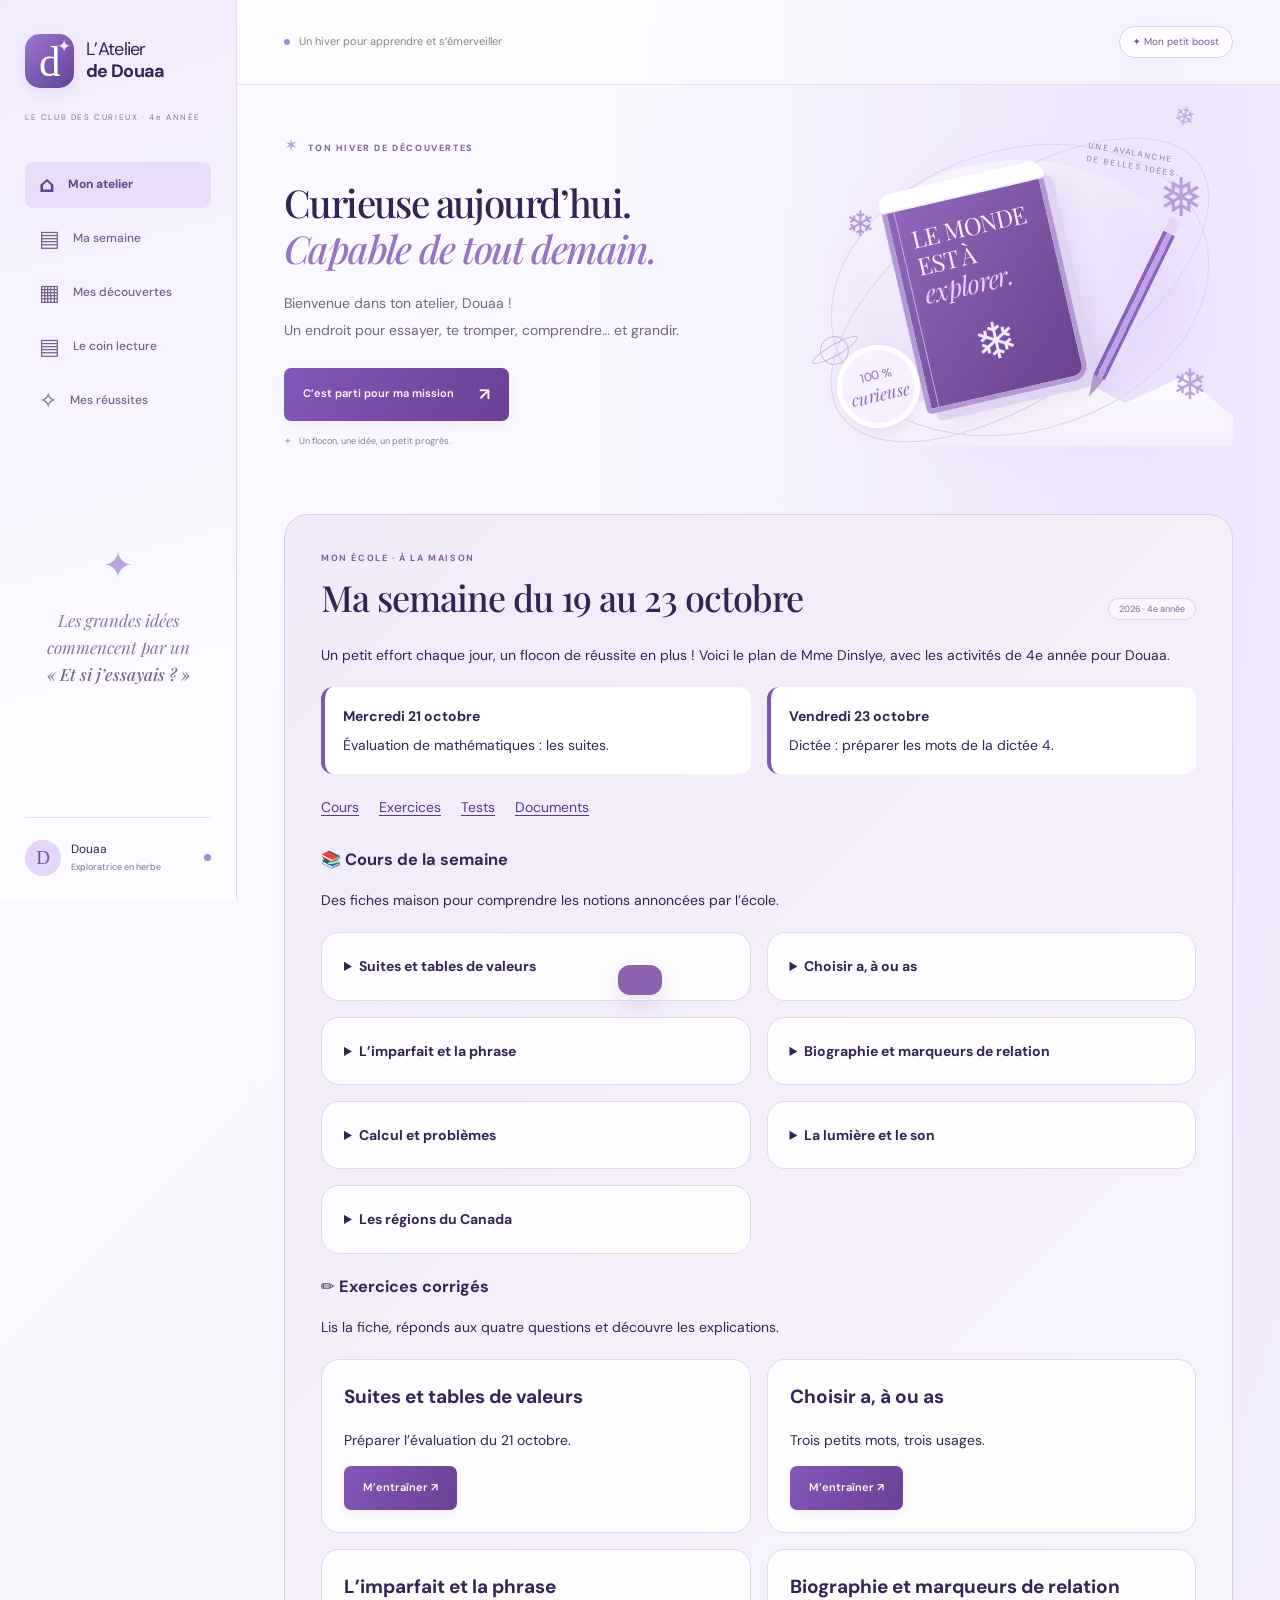
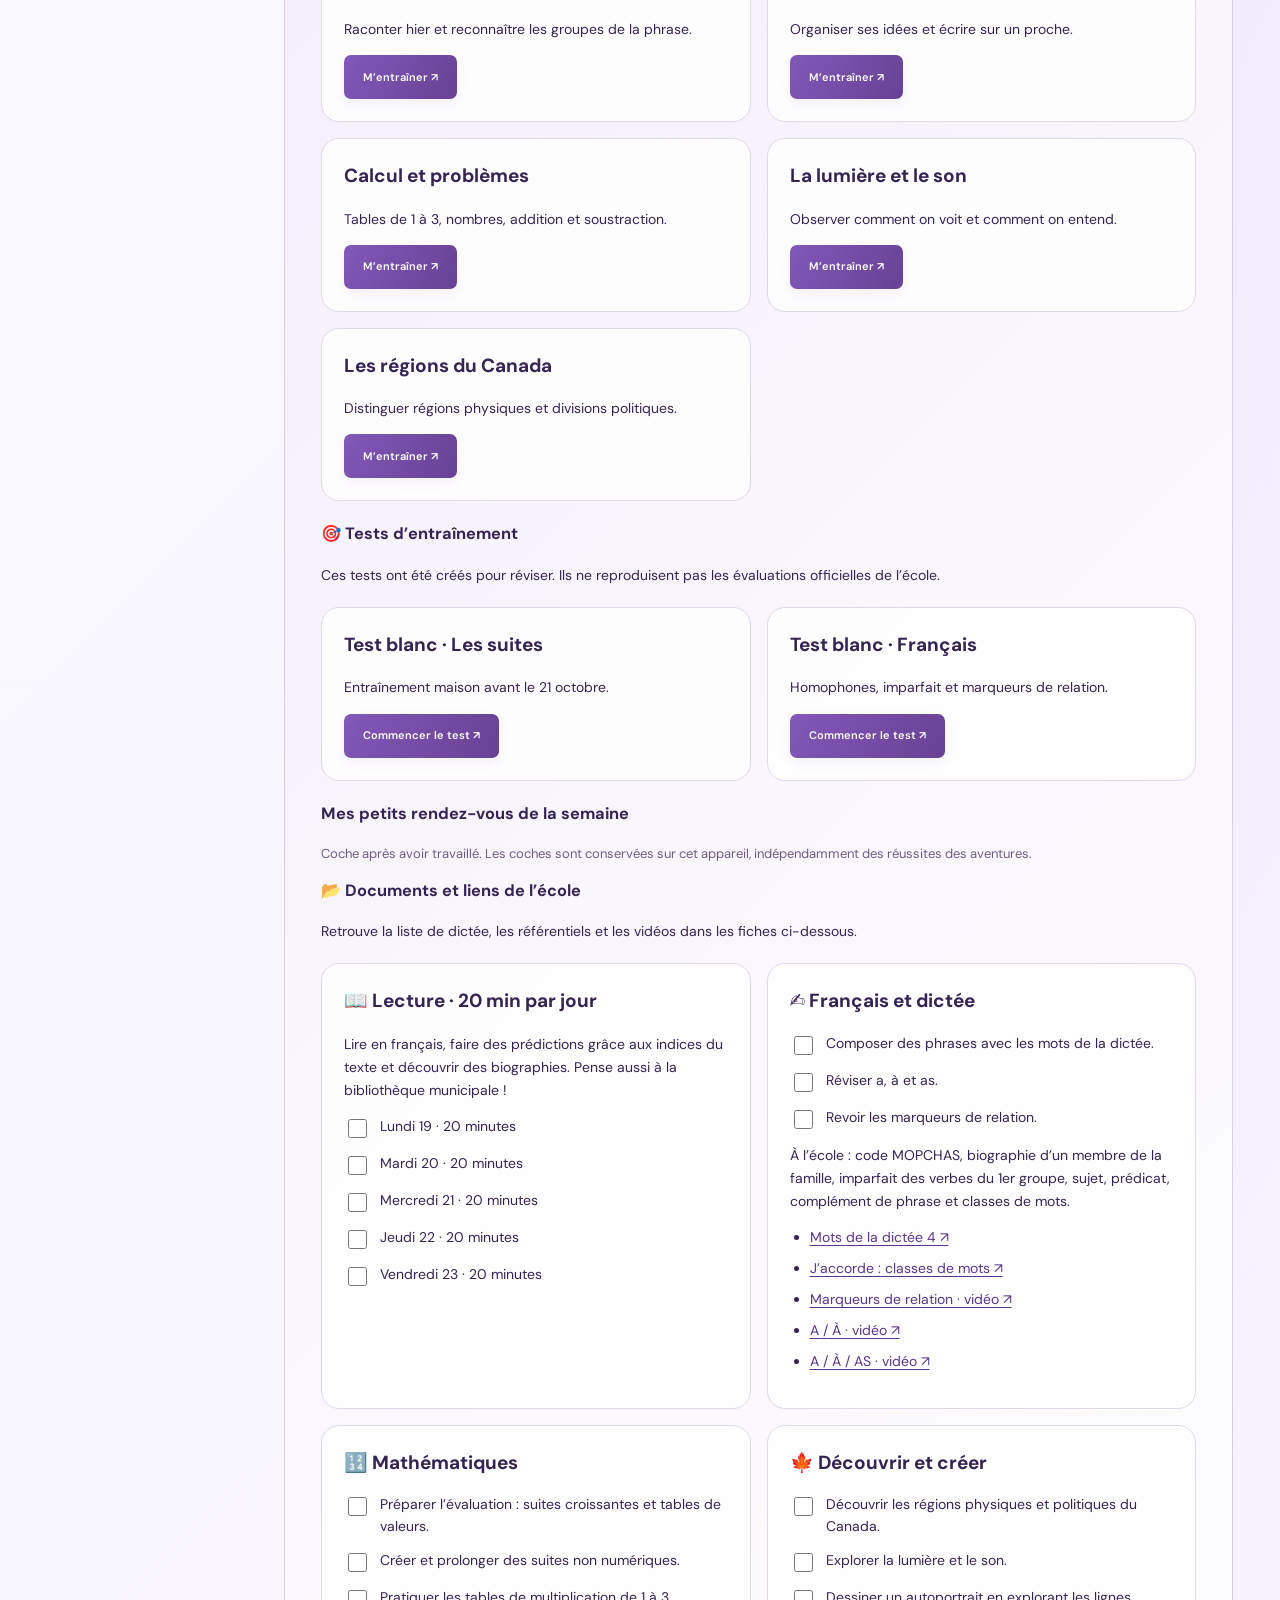
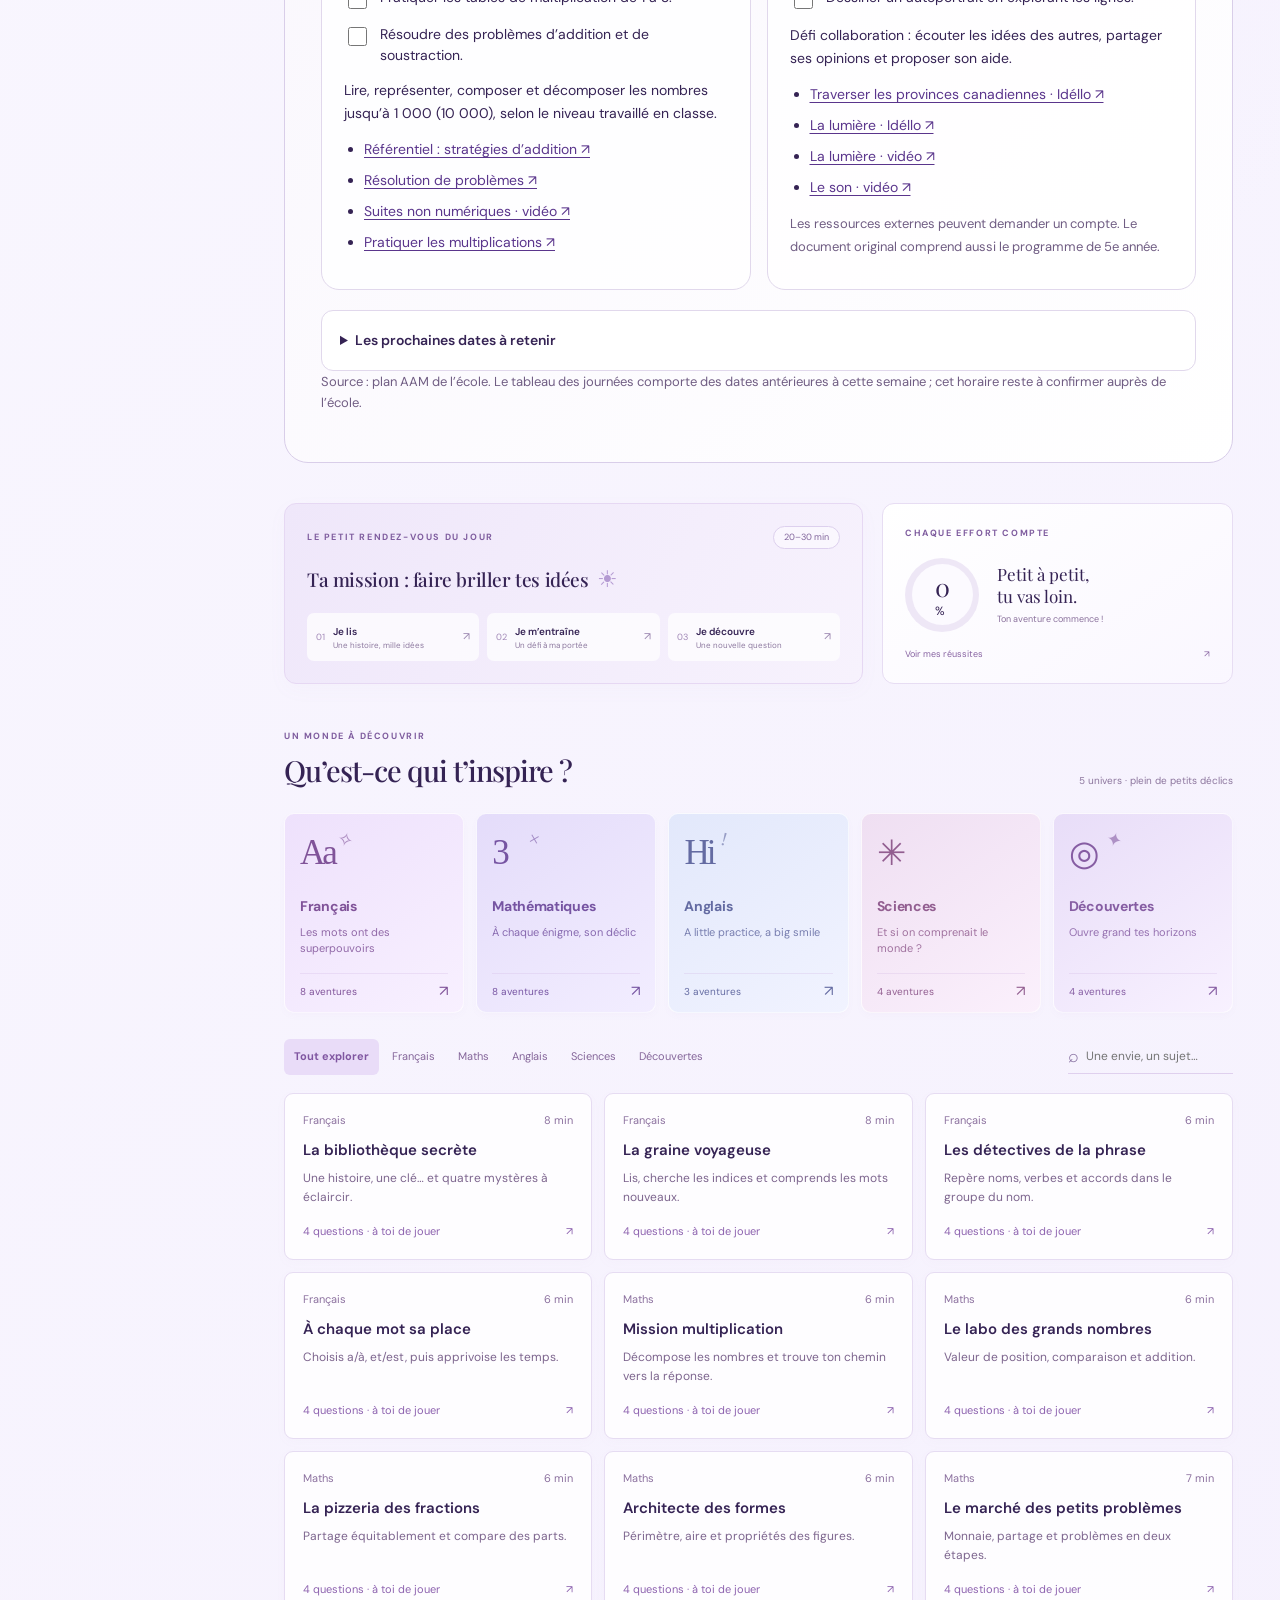
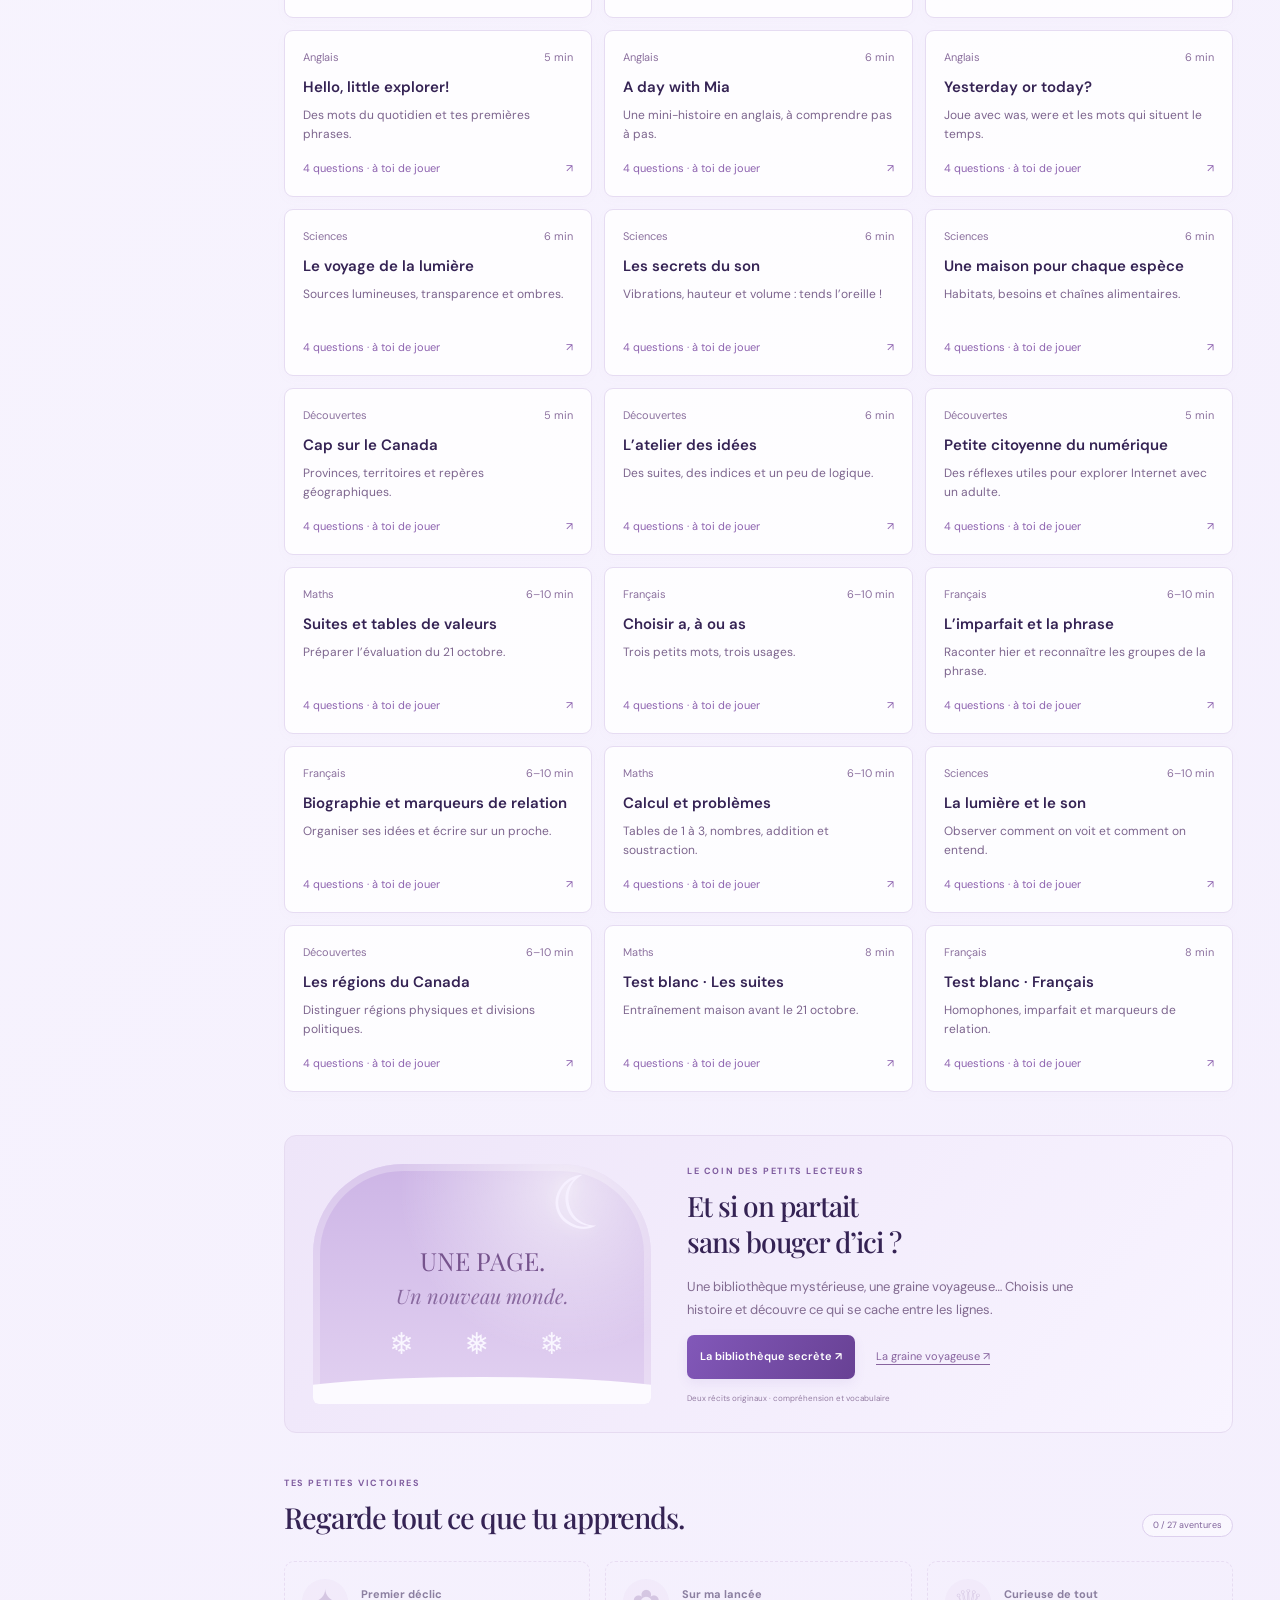
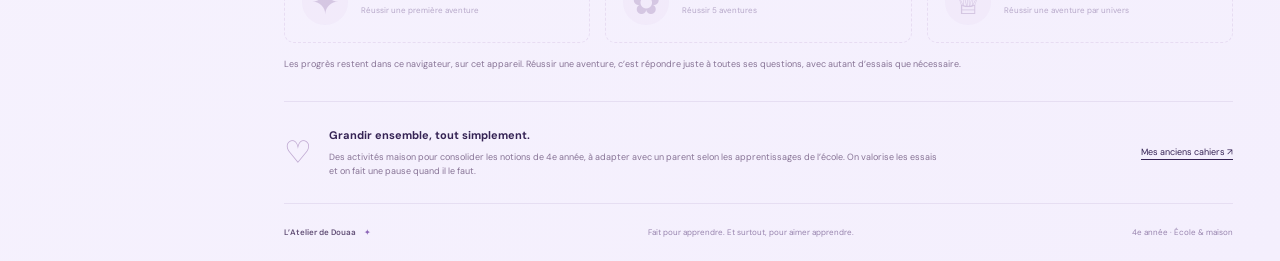
<file: public/index.html>
<!doctype html>
<html lang="fr"><head><meta charset="utf-8"><meta name="viewport" content="width=device-width,initial-scale=1"><meta name="theme-color" content="#7250aa"><meta name="description" content="Un atelier joyeux pour explorer, lire et progresser en 4e année."><title>L’Atelier de Douaa · 4e année</title><link rel="stylesheet" href="style.css?v=4-aam"><script src="lessons.js" defer></script><script src="week-content.js?v=1" defer></script><script src="app.js?v=5-aam" defer></script><script src="week.js?v=1" defer></script></head>
<body><div class="snowfall" aria-hidden="true"><span style="--x:2%;--size:12px;--speed:17s;--delay:-0s;--still:0%">❄</span><span style="--x:9%;--size:16px;--speed:20s;--delay:-2s;--still:6%">❅</span><span style="--x:16%;--size:20px;--speed:23s;--delay:-4s;--still:12%">❅</span><span style="--x:23%;--size:24px;--speed:26s;--delay:-6s;--still:18%">❄</span><span style="--x:30%;--size:12px;--speed:29s;--delay:-8s;--still:24%">❅</span><span style="--x:37%;--size:16px;--speed:32s;--delay:-10s;--still:30%">❅</span><span style="--x:44%;--size:20px;--speed:35s;--delay:-12s;--still:36%">❄</span><span style="--x:51%;--size:24px;--speed:17s;--delay:-14s;--still:42%">❅</span><span style="--x:58%;--size:12px;--speed:20s;--delay:-16s;--still:48%">❅</span><span style="--x:65%;--size:16px;--speed:23s;--delay:-18s;--still:54%">❄</span><span style="--x:72%;--size:20px;--speed:26s;--delay:-20s;--still:60%">❅</span><span style="--x:79%;--size:24px;--speed:29s;--delay:-22s;--still:66%">❅</span><span style="--x:86%;--size:12px;--speed:32s;--delay:-24s;--still:72%">❄</span><span style="--x:93%;--size:16px;--speed:35s;--delay:-26s;--still:78%">❅</span><span style="--x:2%;--size:20px;--speed:17s;--delay:-28s;--still:84%">❅</span><span style="--x:9%;--size:24px;--speed:20s;--delay:-30s;--still:90%">❄</span></div><a class="skip" href="#main">Aller au contenu</a><div class="shell"><aside><a class="brand" href="#accueil"><span class="brandmark">d<span>✦</span></span><span>L’Atelier<br><b>de Douaa</b></span></a><div class="year">LE CLUB DES CURIEUX · 4e ANNÉE</div><nav aria-label="Navigation principale"><a href="#accueil" class="navitem active"><span>⌂</span> Mon atelier</a><a href="#semaine" class="navitem"><span>▤</span> Ma semaine</a><a href="#explorer" class="navitem"><span>▦</span> Mes découvertes</a><a href="#lecture" class="navitem"><span>▤</span> Le coin lecture</a><a href="#progres" class="navitem"><span>✧</span> Mes réussites</a></nav><div class="sidebar-note"><span>✦</span><p>Les grandes idées<br>commencent par un<br><b>« Et si j’essayais ? »</b></p></div><div class="sidefoot"><span class="avatar">D</span><div>Douaa<br><small>Exploratrice en herbe</small></div><span class="online" aria-label="Progression enregistrée sur cet appareil"></span></div></aside>
<div class="content"><header><div><span class="status-dot"></span> Un hiver pour apprendre et s’émerveiller</div><button class="sound" id="encourage" aria-label="Afficher un encouragement">✦ <span>Mon petit boost</span></button></header><main id="main"><section class="hero" id="accueil"><div class="hero-copy"><div class="eyebrow"><span>✶</span> TON HIVER DE DÉCOUVERTES</div><h1>Curieuse aujourd’hui.<br><em>Capable de tout demain.</em></h1><p>Bienvenue dans ton atelier, Douaa !<br>Un endroit pour essayer, te tromper, comprendre… et grandir.</p><button class="primary" id="daily-start">C’est parti pour ma mission <span>↗</span></button><div class="hero-small"><span>✦</span> Un flocon, une idée, un petit progrès.</div></div><div class="art" aria-hidden="true"><div class="orbit orbit1"></div><div class="orbit orbit2"></div><div class="art-label">UNE AVALANCHE<br>DE BELLES IDÉES.</div><div class="star star1">❄</div><div class="star star2">❅</div><div class="star star3">❄</div><div class="planet"><span></span></div><div class="book"><div class="book-title">LE MONDE<br>EST À<br><i>explorer.</i></div><div class="book-dot">❄</div></div><div class="pencil"></div><div class="art-sticker">100 %<br><b>curieuse</b></div></div></section>

<section class="school-week" id="semaine" aria-labelledby="week-title">
<div class="section-head"><div><div class="eyebrow">MON ÉCOLE · À LA MAISON</div><h2 id="week-title">Ma semaine du 19 au 23 octobre</h2></div><span class="mini-pill">2026 · 4e année</span></div>
<p>Un petit effort chaque jour, un flocon de réussite en plus ! Voici le plan de Mme Dinslye, avec les activités de 4e année pour Douaa.</p>
<div class="week-dates"><div><b>Mercredi 21 octobre</b><span>Évaluation de mathématiques : les suites.</span></div><div><b>Vendredi 23 octobre</b><span>Dictée : préparer les mots de la dictée 4.</span></div></div>

<div class="week-actions"><a href="#aam-cours">Cours</a><a href="#aam-exercices">Exercices</a><a href="#aam-tests">Tests</a><a href="#aam-documents">Documents</a></div>
<div id="aam-cours"><h3>📚 Cours de la semaine</h3><p>Des fiches maison pour comprendre les notions annoncées par l’école.</p><div class="week-grid"><article><details><summary><b>Suites et tables de valeurs</b></summary><p style="white-space:pre-line">Une suite suit une règle. Dans 5, 9, 13, 17, on ajoute 4 à chaque fois. Pour trouver la règle, compare deux termes voisins, puis vérifie sur toute la suite.
Une table de valeurs associe un rang à une valeur : rangs 1, 2, 3 ; valeurs 5, 9, 13. Au rang 4, la valeur est 17.
Une suite non numérique peut répéter des formes : cercle, carré, triangle, cercle, carré, triangle.</p></details></article><article><details><summary><b>Choisir a, à ou as</b></summary><p style="white-space:pre-line">« a » est le verbe avoir avec il, elle ou on. On peut le remplacer par « avait » : Elle a un livre → Elle avait un livre.
« as » est le verbe avoir avec tu : Tu as un livre → Tu avais un livre.
« à » est une préposition : Je vais à Ottawa. On ne peut pas la remplacer par avait.</p></details></article><article><details><summary><b>L’imparfait et la phrase</b></summary><p style="white-space:pre-line">Pour les verbes réguliers du 1er groupe, les terminaisons de l’imparfait sont : -ais, -ais, -ait, -ions, -iez, -aient.
Chanter : je chantais, tu chantais, elle chantait, nous chantions, vous chantiez, ils chantaient.
Dans « Hier, ma sœur dessinait un chat », « ma sœur » est le sujet ; « dessinait un chat » est le prédicat ; « Hier » est le complément de phrase.</p></details></article><article><details><summary><b>Biographie et marqueurs de relation</b></summary><p style="white-space:pre-line">Une biographie raconte la vie d’une personne réelle. Pour écrire celle d’un proche, pose des questions sur son enfance, ses études, son travail et ses souvenirs. Demande son accord avant de partager son histoire.
Les marqueurs de relation relient les idées : d’abord, ensuite, enfin (ordre), parce que (cause), mais (opposition).
Pour préparer la dictée, utilise les mots de la liste de l’école pour composer tes propres phrases. Cette activité ne remplace pas la liste officielle.</p></details></article><article><details><summary><b>Calcul et problèmes</b></summary><p style="white-space:pre-line">Pour résoudre un problème : lis, repère ce que tu cherches, choisis une opération, calcule et vérifie si la réponse est logique.
3 × 4 = 4 + 4 + 4 = 12. Multiplier par 1 conserve le nombre ; multiplier par 2 revient à le doubler.
2 345 = 2 000 + 300 + 40 + 5. Pour additionner ou soustraire, aligne les unités, dizaines, centaines et milliers.</p></details></article><article><details><summary><b>La lumière et le son</b></summary><p style="white-space:pre-line">Une source lumineuse produit de la lumière, comme le Soleil ou une lampe allumée. La Lune réfléchit la lumière du Soleil. Un objet opaque bloque la lumière et peut créer une ombre.
Un son est produit par une vibration. Il se propage dans un milieu comme l’air. Un son aigu n’est pas forcément fort : la hauteur (aigu ou grave) est différente du volume.</p></details></article><article><details><summary><b>Les régions du Canada</b></summary><p style="white-space:pre-line">Les divisions politiques du Canada sont les 10 provinces et les 3 territoires. Ottawa, en Ontario, est la capitale du Canada.
Une région physique se reconnaît à son relief et à son paysage : montagnes, plaines, bouclier, etc. Une province peut comprendre plusieurs régions physiques.
Les Rocheuses sont une chaîne de montagnes de l’Ouest. Les Prairies comprennent de grandes étendues de plaines.</p></details></article></div></div>
<div id="aam-exercices"><h3>✏️ Exercices corrigés</h3><p>Lis la fiche, réponds aux quatre questions et découvre les explications.</p><div class="week-grid"><article><h3>Suites et tables de valeurs</h3><p>Préparer l’évaluation du 21 octobre.</p><button class="primary" data-start="aam-suites">M’entraîner ↗</button></article><article><h3>Choisir a, à ou as</h3><p>Trois petits mots, trois usages.</p><button class="primary" data-start="aam-homophones">M’entraîner ↗</button></article><article><h3>L’imparfait et la phrase</h3><p>Raconter hier et reconnaître les groupes de la phrase.</p><button class="primary" data-start="aam-imparfait">M’entraîner ↗</button></article><article><h3>Biographie et marqueurs de relation</h3><p>Organiser ses idées et écrire sur un proche.</p><button class="primary" data-start="aam-ecriture">M’entraîner ↗</button></article><article><h3>Calcul et problèmes</h3><p>Tables de 1 à 3, nombres, addition et soustraction.</p><button class="primary" data-start="aam-calcul">M’entraîner ↗</button></article><article><h3>La lumière et le son</h3><p>Observer comment on voit et comment on entend.</p><button class="primary" data-start="aam-sciences">M’entraîner ↗</button></article><article><h3>Les régions du Canada</h3><p>Distinguer régions physiques et divisions politiques.</p><button class="primary" data-start="aam-canada">M’entraîner ↗</button></article></div></div>
<div id="aam-tests"><h3>🎯 Tests d’entraînement</h3><p>Ces tests ont été créés pour réviser. Ils ne reproduisent pas les évaluations officielles de l’école.</p><div class="week-grid"><article><h3>Test blanc · Les suites</h3><p>Entraînement maison avant le 21 octobre.</p><button class="primary" data-start="aam-test-suites">Commencer le test ↗</button></article><article><h3>Test blanc · Français</h3><p>Homophones, imparfait et marqueurs de relation.</p><button class="primary" data-start="aam-test-francais">Commencer le test ↗</button></article></div></div>
<h3>Mes petits rendez-vous de la semaine</h3><p class="week-small">Coche après avoir travaillé. Les coches sont conservées sur cet appareil, indépendamment des réussites des aventures.</p>
<div id="aam-documents"><h3>📂 Documents et liens de l’école</h3><p>Retrouve la liste de dictée, les référentiels et les vidéos dans les fiches ci-dessous.</p></div><div class="week-grid">
<article><h3>📖 Lecture · 20 min par jour</h3><p>Lire en français, faire des prédictions grâce aux indices du texte et découvrir des biographies. Pense aussi à la bibliothèque municipale !</p>
<div class="week-checks"><label><input type="checkbox" data-week-task="lecture-0"> Lundi 19 · 20 minutes</label><label><input type="checkbox" data-week-task="lecture-1"> Mardi 20 · 20 minutes</label><label><input type="checkbox" data-week-task="lecture-2"> Mercredi 21 · 20 minutes</label><label><input type="checkbox" data-week-task="lecture-3"> Jeudi 22 · 20 minutes</label><label><input type="checkbox" data-week-task="lecture-4"> Vendredi 23 · 20 minutes</label></div></article>
<article><h3>✍️ Français et dictée</h3><label><input type="checkbox" data-week-task="dictee"> Composer des phrases avec les mots de la dictée.</label><label><input type="checkbox" data-week-task="homophones"> Réviser a, à et as.</label><label><input type="checkbox" data-week-task="marqueurs"> Revoir les marqueurs de relation.</label>
<p>À l’école : code MOPCHAS, biographie d’un membre de la famille, imparfait des verbes du 1er groupe, sujet, prédicat, complément de phrase et classes de mots.</p>
<ul><li><a href="https://drive.google.com/open?id=19kZSnDeAm_vFfLRcDJJM8_AWRmNk3tG_" target="_blank" rel="noopener">Mots de la dictée 4 ↗</a></li><li><a href="https://jaccorde.com/app/#view/home/topic/classes-de-mots" target="_blank" rel="noopener">J’accorde : classes de mots ↗</a></li><li><a href="https://www.youtube.com/watch?v=APM4SMOBe1o" target="_blank" rel="noopener">Marqueurs de relation · vidéo ↗</a></li><li><a href="https://www.youtube.com/watch?v=LRHrZQfmZqg" target="_blank" rel="noopener">A / À · vidéo ↗</a></li><li><a href="https://www.youtube.com/watch?v=ViJnZmPPjCw" target="_blank" rel="noopener">A / À / AS · vidéo ↗</a></li></ul></article>
<article><h3>🔢 Mathématiques</h3><label><input type="checkbox" data-week-task="suites"> Préparer l’évaluation : suites croissantes et tables de valeurs.</label><label><input type="checkbox" data-week-task="motifs"> Créer et prolonger des suites non numériques.</label><label><input type="checkbox" data-week-task="multiplication"> Pratiquer les tables de multiplication de 1 à 3.</label><label><input type="checkbox" data-week-task="problemes"> Résoudre des problèmes d’addition et de soustraction.</label>
<p>Lire, représenter, composer et décomposer les nombres jusqu’à 1 000 (10 000), selon le niveau travaillé en classe.</p><ul><li><a href="https://docs.google.com/presentation/d/1Pq5Yl5EhszwW1_xveXfW26RyHr4RYkGzR78utb1yeEw/edit" target="_blank" rel="noopener">Référentiel : stratégies d’addition ↗</a></li><li><a href="https://www.alloprof.qc.ca/fr/eleves/bv/mathematiques/trucs-pour-la-resolution-de-problemes-m1205" target="_blank" rel="noopener">Résolution de problèmes ↗</a></li><li><a href="https://www.youtube.com/watch?v=NuOwf_X4nZY" target="_blank" rel="noopener">Suites non numériques · vidéo ↗</a></li><li><a href="https://www.tablesdemultiplication.fr/" target="_blank" rel="noopener">Pratiquer les multiplications ↗</a></li></ul></article>
<article><h3>🍁 Découvrir et créer</h3><label><input type="checkbox" data-week-task="canada"> Découvrir les régions physiques et politiques du Canada.</label><label><input type="checkbox" data-week-task="science"> Explorer la lumière et le son.</label><label><input type="checkbox" data-week-task="art"> Dessiner un autoportrait en explorant les lignes.</label><p>Défi collaboration : écouter les idées des autres, partager ses opinions et proposer son aide.</p>
<ul><li><a href="https://www.idello.org/en/03080270/traverser-les-provinces-canadiennes" target="_blank" rel="noopener">Traverser les provinces canadiennes · Idéllo ↗</a></li><li><a href="https://www.idello.org/en/679510/la-chasse-au-tresor-la-lumiere" target="_blank" rel="noopener">La lumière · Idéllo ↗</a></li><li><a href="https://www.youtube.com/watch?v=G-ZgOehy4fQ" target="_blank" rel="noopener">La lumière · vidéo ↗</a></li><li><a href="https://www.youtube.com/watch?v=FALo1KZGXTI" target="_blank" rel="noopener">Le son · vidéo ↗</a></li></ul><small>Les ressources externes peuvent demander un compte. Le document original comprend aussi le programme de 5e année.</small></article>
</div><details class="week-future"><summary>Les prochaines dates à retenir</summary><ul><li>26 octobre : journée pédagogique.</li><li>30 octobre : Halloween à l’école.</li><li>19 novembre : rencontre des parents.</li><li>25 novembre : reprise des photos scolaires.</li></ul></details>
<p class="week-small">Source : plan AAM de l’école. Le tableau des journées comporte des dates antérieures à cette semaine ; cet horaire reste à confirmer auprès de l’école.</p>
<p id="week-storage" class="week-small" role="status"></p></section>

<section class="dashboard"><div class="mission"><div class="mission-top"><span class="eyebrow">LE PETIT RENDEZ-VOUS DU JOUR</span><span class="mini-pill">20–30 min</span></div><h2>Ta mission : faire briller tes idées <span>☀</span></h2><div class="mission-steps"><button data-start="lecture1"><span class="step-number">01</span><span><b>Je lis</b><small>Une histoire, mille idées</small></span><span>↗</span></button><button data-start="math1"><span class="step-number">02</span><span><b>Je m’entraîne</b><small>Un défi à ma portée</small></span><span>↗</span></button><button data-start="science1"><span class="step-number">03</span><span><b>Je découvre</b><small>Une nouvelle question</small></span><span>↗</span></button></div></div><div class="progress-card"><div class="eyebrow">CHAQUE EFFORT COMPTE</div><div class="progress-center"><div class="ring" id="ring"><span id="percent">0<small>%</small></span></div><div><h3>Petit à petit,<br>tu vas loin.</h3><p id="progress-copy">Ton aventure commence !</p></div></div><a href="#progres">Voir mes réussites <span>↗</span></a></div></section>
<section class="explore" id="explorer"><div class="section-head"><div><div class="eyebrow">UN MONDE À DÉCOUVRIR</div><h2>Qu’est-ce qui t’inspire ?</h2></div><span class="section-sub">5 univers · plein de petits déclics</span></div><div class="subjects" role="group" aria-label="Choisir une matière"><button class="subject french" data-subject="Français"><span class="subject-icon">Aa<span>✧</span></span><span class="subject-info"><b>Français</b><small>Les mots ont des superpouvoirs</small></span><span class="subject-bottom"><span>4 aventures</span><span>↗</span></span></button><button class="subject maths" data-subject="Maths"><span class="subject-icon">3<span>×</span></span><span class="subject-info"><b>Mathématiques</b><small>À chaque énigme, son déclic</small></span><span class="subject-bottom"><span>5 aventures</span><span>↗</span></span></button><button class="subject english" data-subject="Anglais"><span class="subject-icon">Hi<span>!</span></span><span class="subject-info"><b>Anglais</b><small>A little practice, a big smile</small></span><span class="subject-bottom"><span>3 aventures</span><span>↗</span></span></button><button class="subject sciences" data-subject="Sciences"><span class="subject-icon">✳</span><span class="subject-info"><b>Sciences</b><small>Et si on comprenait le monde ?</small></span><span class="subject-bottom"><span>3 aventures</span><span>↗</span></span></button><button class="subject world" data-subject="Découvertes"><span class="subject-icon">◎<span>✦</span></span><span class="subject-info"><b>Découvertes</b><small>Ouvre grand tes horizons</small></span><span class="subject-bottom"><span>3 aventures</span><span>↗</span></span></button></div><div class="activity-head"><div class="filters" role="group" aria-label="Filtrer les activités"><button data-filter="Tous" aria-pressed="true">Tout explorer</button><button data-filter="Français" aria-pressed="false">Français</button><button data-filter="Maths" aria-pressed="false">Maths</button><button data-filter="Anglais" aria-pressed="false">Anglais</button><button data-filter="Sciences" aria-pressed="false">Sciences</button><button data-filter="Découvertes" aria-pressed="false">Découvertes</button></div><label class="search"><span>⌕</span><input id="search" type="search" aria-label="Rechercher une activité" placeholder="Une envie, un sujet…"></label></div><div id="activities" class="activities"></div><p id="empty" hidden>Aucune aventure trouvée. Essaie un autre mot !</p></section>
<section class="reading" id="lecture"><div class="reading-art" aria-hidden="true"><div class="reading-moon">☾</div><span>UNE PAGE.<br><i>Un nouveau monde.</i></span><div class="reading-stars">❄　❅　❄</div></div><div><div class="eyebrow">LE COIN DES PETITS LECTEURS</div><h2>Et si on partait<br>sans bouger d’ici ?</h2><p>Une bibliothèque mystérieuse, une graine voyageuse… Choisis une histoire et découvre ce qui se cache entre les lignes.</p><div class="reading-buttons"><button class="primary" data-start="lecture1">La bibliothèque secrète ↗</button><button class="text-button" data-start="lecture2">La graine voyageuse ↗</button></div><small>Deux récits originaux · compréhension et vocabulaire</small></div></section>
<section class="achievements" id="progres"><div class="section-head"><div><div class="eyebrow">TES PETITES VICTOIRES</div><h2>Regarde tout ce que tu apprends.</h2></div><span class="mini-pill" id="done-count">0 / 18 aventures</span></div><div class="badges"><div id="badge-first" class="badge"><span>✦</span><div><b>Premier déclic</b><small>Réussir une première aventure</small></div></div><div id="badge-five" class="badge"><span>✿</span><div><b>Sur ma lancée</b><small>Réussir 5 aventures</small></div></div><div id="badge-all" class="badge"><span>♕</span><div><b>Curieuse de tout</b><small>Réussir une aventure par univers</small></div></div></div><p class="save-note">Les progrès restent dans ce navigateur, sur cet appareil. Réussir une aventure, c’est répondre juste à toutes ses questions, avec autant d’essais que nécessaire.</p></section>
<section class="parent-note"><span>♡</span><div><h3>Grandir ensemble, tout simplement.</h3><p>Des activités maison pour consolider les notions de 4e année, à adapter avec un parent selon les apprentissages de l’école. On valorise les essais et on fait une pause quand il le faut.</p></div><a href="https://bamraoui01.github.io/class-douaa/" target="_blank" rel="noopener">Mes anciens cahiers ↗</a></section><footer><span>L’Atelier de Douaa <b>✦</b></span><span>Fait pour apprendre. Et surtout, pour aimer apprendre.</span><span>4e année · École & maison</span></footer></main></div></div>
<dialog id="lesson-dialog" aria-labelledby="lesson-title"><div class="lesson-top"><span id="lesson-category" class="mini-pill"></span><button id="close-lesson" class="close" aria-label="Fermer l’activité">×</button></div><div id="lesson-body"></div></dialog><div id="toast" role="status" aria-live="polite"></div></body></html>
</file>
<file: public/style.css>
@import url('https://fonts.googleapis.com/css2?family=DM+Sans:wght@400;500;600;700&family=Playfair+Display:ital,wght@0,500;0,600;0,700;1,500;1,600&display=swap');
:root{--ink:#322540;--muted:#786191;--green:#3b2850;--cream:#f7f5fa;--line:#e2dde9;--yellow:#ab7fdc}*{box-sizing:border-box}html{scroll-behavior:smooth;scroll-padding-top:25px}body{margin:0;color:var(--ink);background:var(--cream);font:14px/1.6 'DM Sans',system-ui,sans-serif}button,input{font:inherit}button,a,input{ -webkit-tap-highlight-color:transparent}button{cursor:pointer}a{color:inherit}button:focus-visible,a:focus-visible,input:focus-visible{outline:3px solid #6f32b2;outline-offset:4px}button{color:inherit}button:disabled{cursor:default}h1,h2,h3,p{margin-top:0}h1,h2{font-family:'Playfair Display',Georgia,serif;font-weight:500;letter-spacing:-1px}h2{font-size:31px;line-height:1.3}a{text-underline-offset:4px}.skip{position:fixed;left:20px;top:-100px;z-index:20;padding:10px;background:white}.skip:focus{top:10px}.shell{max-width:1680px;margin:auto;display:grid;grid-template-columns:237px 1fr}aside{position:sticky;top:0;height:100dvh;border-right:1px solid var(--line);padding:34px 25px 24px;display:flex;flex-direction:column;background:#f2eff6}.brand{display:flex;gap:12px;align-items:center;text-decoration:none;font-size:18px;line-height:1.2;letter-spacing:-.7px}.brand b{font-weight:700}.brandmark{position:relative;background:var(--green);border-radius:15px;width:49px;height:54px;color:#ede6f8;display:grid;place-items:center;font:43px Georgia,serif}.brandmark>span{position:absolute;right:4px;top:2px;font:17px Georgia;color:var(--yellow)}.year{font-size:8px;letter-spacing:1.6px;margin-top:23px;color:#8a9388;white-space:nowrap}nav{display:flex;flex-direction:column;gap:8px;margin-top:38px}.navitem{display:flex;gap:13px;align-items:center;padding:12px 14px;border-radius:8px;font-size:12px;text-decoration:none;color:#745e8c;font-weight:500}.navitem>span{font-size:22px;line-height:1}.navitem.active{background:#e4dfeb;color:#3d2b51;font-weight:700}.navitem:hover{background:#e7e3ed}.sidebar-note{margin:auto 0;text-align:center;padding:30px 5px;color:#836b9d}.sidebar-note>span{font-size:37px;color:#a793be}.sidebar-note p{font:italic 17px/1.6 'Playfair Display',Georgia;margin-top:12px}.sidebar-note b{font-weight:500;color:#5c4a70}.sidefoot{display:flex;align-items:center;gap:10px;border-top:1px solid var(--line);padding-top:22px;font-size:12px;line-height:1.4}.avatar{width:36px;height:36px;border-radius:50%;background:#d1bfea;color:#5c3784;display:grid;place-items:center;font-family:Georgia;font-size:19px}.sidefoot small{font-size:9px;color:var(--muted)}.online{width:7px;height:7px;background:#8f7aa7;border-radius:50%;margin-left:auto}.content{min-width:0}header{height:85px;display:flex;align-items:center;justify-content:space-between;padding:0 47px;border-bottom:1px solid var(--line);font-size:11px;color:#7c887e}header>div{display:flex;align-items:center;gap:9px}.status-dot{height:6px;width:6px;background:#8f77a9;border-radius:50%}.sound{border:1px solid #dbd5e3;background:transparent;border-radius:20px;padding:7px 13px;color:#65527a;font-size:10px}main{padding:0 47px}.hero{display:grid;grid-template-columns:1.2fr 1fr;align-items:center;gap:12px;padding:47px 0 38px}.eyebrow{font-size:9px;letter-spacing:1.6px;font-weight:700;color:#6b5682}.eyebrow>span{font-size:17px;color:#8c63ba;margin-right:5px}h1{font-size:clamp(30px,3vw,48px);line-height:1.2;margin:20px 0 19px;letter-spacing:-1.6px}h1 em{color:#7f649c;font-weight:500}.hero-copy>p{font-size:12px;line-height:1.9;color:var(--muted);margin-bottom:24px}.primary{border:0;border-radius:7px;background:var(--green);color:#fff;padding:13px 19px;font-size:11px;font-weight:600;display:inline-flex;gap:25px;align-items:center;text-decoration:none}.primary:hover{background:#503b67}.primary>span{font-size:17px}.hero-small{font-size:9px;color:#8a74a3;margin-top:13px}.hero-small>span{color:#8f62c0;margin-right:5px}.art{height:310px;position:relative;isolation:isolate}.orbit{position:absolute;border-radius:50%;border:1px solid #d2c8e0;inset:14px 20px;transform:rotate(-17deg)}.orbit2{inset:50px -6px;transform:rotate(-35deg)}.art:before{content:'';position:absolute;inset:25px 36px 10px;background:#e4dcf0;border-radius:50%;z-index:-1}.book{position:absolute;width:166px;height:220px;left:22%;top:44px;background:#574669;border:5px solid #6c5783;border-radius:5px 15px 15px 5px;transform:rotate(-13deg);box-shadow:10px 9px 0 #c8bbda,16px 16px 25px #3d304b12}.book:before{content:'';position:absolute;left:7px;top:0;bottom:0;border-left:1px solid #81699c}.book-title{font:24px/1.15 'Playfair Display',Georgia;color:#d2bfee;margin:27px 19px;letter-spacing:-.8px}.book-title i{font-size:26px;color:#a87adb}.book-dot{text-align:center;color:#a272d7;font-size:51px;line-height:.8}.pencil{position:absolute;right:21%;top:75px;width:13px;height:177px;border-radius:3px;background:linear-gradient(90deg,#9359d2 30%,#aa7ddc 30%,#aa7ddc 75%,#9359d2 75%);transform:rotate(26deg);border-top:16px solid #d98e79}.pencil:after{content:'';position:absolute;bottom:-21px;left:0;border-left:6.5px solid transparent;border-right:6.5px solid transparent;border-top:22px solid #8560ad}.star{position:absolute;color:#875bb7}.star1{left:9%;top:61px;font-size:35px}.star2{right:7%;top:21px;font-size:53px;color:#9e8ab5}.star3{right:6%;bottom:27px;font-size:42px;color:#846d9d}.art-sticker{position:absolute;bottom:17px;left:7%;width:83px;height:83px;background:#af8ce0;border:5px solid #dacaf1;border-radius:50%;transform:rotate(-13deg);text-align:center;display:flex;justify-content:center;flex-direction:column;font-size:12px;line-height:1.3;color:#523077}.art-sticker b{font:italic 17px 'Playfair Display',Georgia}.art-label{position:absolute;right:12%;top:12px;font-size:8px;letter-spacing:1.8px;transform:rotate(10deg);color:#816a9b}.planet{position:absolute;left:3%;bottom:80px;width:29px;height:29px;border:1px solid #a490bb;border-radius:50%}.planet>span{position:absolute;border:1px solid #a490bb;width:52px;height:12px;border-radius:50%;left:-12px;top:7px;transform:rotate(-30deg)}.dashboard{display:grid;grid-template-columns:1.65fr 1fr;gap:19px}.mission{background:#ebe7f0;border:1px solid #ddd7e6;border-radius:12px;padding:22px}.mission-top{display:flex;justify-content:space-between;align-items:center;gap:8px}.mini-pill{font-size:9px;border:1px solid #d9d3e1;border-radius:20px;padding:3px 10px;white-space:nowrap;color:#745e8c}.mission h2{font:500 19px 'Playfair Display',Georgia;letter-spacing:-.4px;margin:13px 0 20px}.mission h2>span{color:#8e64bc;font-size:23px;margin-left:4px}.mission-steps{display:grid;grid-template-columns:repeat(3,1fr);gap:8px}.mission-steps button{border:0;background:#f7f5fb;border-radius:7px;padding:11px 9px;display:flex;gap:8px;align-items:center;text-align:left}.step-number{font-size:9px;color:#8871a1}.mission-steps b{font-size:10px;display:block;font-weight:600}.mission-steps small{font-size:8px;color:#8d77a5;display:block;line-height:1.3}.mission-steps button>span:last-child{font-size:11px;color:#9a86af;margin-left:auto}.progress-card{border:1px solid var(--line);border-radius:12px;padding:22px;background:#fcfbfe}.progress-center{display:flex;align-items:center;gap:18px;margin:17px 0 15px}.ring{--progress:0%;width:74px;height:74px;border-radius:50%;background:conic-gradient(#8367a2 var(--progress),#e9e5f0 0);display:grid;place-items:center;flex-shrink:0}.ring>span{width:61px;height:61px;border-radius:50%;background:#fcfbfe;display:grid;place-content:center;font:25px 'Playfair Display',Georgia}.ring small{font:12px 'DM Sans',sans-serif}.progress-center h3{font:17px/1.3 'Playfair Display',Georgia;margin:0 0 5px}.progress-center p{font-size:9px;color:#866f9f;margin:0}.progress-card>a{font-size:9px;display:flex;justify-content:space-between;text-decoration:none;color:#6b5682}.explore{padding-top:45px}.section-head{display:flex;justify-content:space-between;align-items:end;gap:15px;margin-bottom:24px}.section-head h2{margin:8px 0 0;font-size:29px}.section-sub{font-size:10px;color:#8d77a5}.subjects{display:grid;grid-template-columns:repeat(5,1fr);gap:12px}.subject{border:1px solid transparent;border-radius:10px;padding:19px 15px 12px;text-align:left;position:relative;transition:transform .2s,box-shadow .2s;background:#e7e1ef}.subject:hover{transform:translateY(-4px);box-shadow:0 10px 20px #3225400d}.french{background:#e4dcef;color:#5f437d}.maths{background:#e4dfec;color:#5c4872}.english{background:#e9e5ef;color:#6c5883}.sciences{background:#eee7ef;color:#87708c}.world{background:#e5d9f5;color:#683e97}.subject-icon{font:35px Georgia,serif;height:52px;display:block;position:relative;letter-spacing:-3px}.subject-icon>span{font:19px Georgia;position:absolute;top:-5px;left:37px;transform:rotate(15deg);opacity:.6}.subject-info b{font-size:12px;display:block;font-weight:700;margin:10px 0 6px;letter-spacing:-.3px}.subject-info small{font-size:9px;line-height:1.5;display:block;min-height:28px;opacity:.85}.subject-bottom{border-top:1px solid #79629227;display:flex;justify-content:space-between;margin-top:15px;padding-top:10px;font-size:8px}.subject-bottom>span:last-child{font-size:15px;line-height:1}.activity-head{display:flex;align-items:center;justify-content:space-between;gap:15px;margin:26px 0 18px}.filters{display:flex;gap:3px;flex-wrap:wrap}.filters button{background:transparent;border:0;font-size:9px;padding:7px 10px;border-radius:6px;color:#7d6598}.filters button[aria-pressed=true]{background:#e4dfeb;color:#4f3f61;font-weight:700}.search{display:flex;align-items:center;gap:7px;font-size:18px;color:#846d9e;border-bottom:1px solid #d9d3e2}.search input{border:0;padding:7px 0;background:transparent;font-size:10px;max-width:150px;color:var(--ink)}.activities{display:grid;grid-template-columns:repeat(3,1fr);gap:12px}.activity{border:1px solid var(--line);background:#fcfbfe;padding:18px;border-radius:9px;display:flex;flex-direction:column;align-items:start;text-align:left}.activity:hover{border-color:#ad9dbe}.activity.done{border-color:#b19dc7;background:#f3eff9}.activity-meta{font-size:8px;color:#846d9e;display:flex;width:100%;justify-content:space-between;gap:5px}.activity h3{font-size:12px;font-weight:600;margin:9px 0 7px}.activity p{font-size:10px;color:#8b76a3;margin:0 0 13px;flex:1}.activity-foot{display:flex;width:100%;justify-content:space-between;font-size:9px;color:#6a5384}.reading{margin:43px 0;display:grid;grid-template-columns:.85fr 1.3fr;gap:36px;background:#e9e3f1;border:1px solid #dfd8e9;border-radius:12px;padding:28px;align-items:center}.reading h2{font-size:28px;margin:10px 0 14px}.reading p{font-size:11px;color:#7f6799;line-height:1.8;max-width:420px}.reading-art{min-height:240px;background:#d7cfe2;position:relative;border-radius:90px 90px 6px 6px;display:flex;align-items:center;justify-content:center;flex-direction:column;text-align:center;overflow:hidden}.reading-art>span{font:25px/1.3 'Playfair Display',Georgia;color:#554368;margin-top:45px}.reading-art i{font-size:20px}.reading-moon{position:absolute;font-size:74px;line-height:1;right:35px;top:3px;color:#9780b0;transform:rotate(-15deg)}.reading-stars{font-size:30px;color:#8963b3;letter-spacing:10px;margin-top:10px}.reading-buttons{display:flex;gap:15px;align-items:center;flex-wrap:wrap}.reading .primary{font-size:9px;padding:11px 13px}.text-button{background:none;border:0;font-size:9px;text-decoration:underline;text-underline-offset:4px;color:#6a5680}.reading small{display:block;font-size:8px;color:#937faa;margin-top:13px}.achievements{padding-bottom:30px}.badges{display:grid;grid-template-columns:repeat(3,1fr);gap:15px}.badge{border:1px dashed #d4cede;border-radius:10px;display:flex;align-items:center;gap:13px;padding:17px;opacity:.55}.badge.unlocked{opacity:1;border:1px solid #c4b6d9;background:#e9e3f3}.badge>span{font:34px Georgia;color:#9a86b0;background:#e9e5f0;border-radius:50%;width:46px;height:46px;display:grid;place-items:center;flex-shrink:0}.badge.unlocked>span{color:#522484;background:#bea2e6}.badge b{font-size:11px;display:block}.badge small{font-size:8px;display:block;color:#856e9f}.save-note{font-size:9px;color:#9783ac;margin:14px 0 0}.parent-note{border-top:1px solid var(--line);padding:25px 0;display:flex;align-items:center;gap:17px}.parent-note>span{font-size:31px;color:#9985ae}.parent-note h3{font-size:11px;margin:0 0 5px}.parent-note p{font-size:9px;color:#8e79a6;max-width:610px;margin:0}.parent-note a{font-size:9px;white-space:nowrap;margin-left:auto}footer{border-top:1px solid var(--line);padding:22px 0;display:flex;gap:15px;justify-content:space-between;color:#9783ad;font-size:8px}footer>span:first-child{color:#635077;font-weight:600}footer b{color:#8c65b7;margin-left:6px}dialog{border:1px solid #ddd8e5;border-radius:18px;padding:27px;width:min(650px,calc(100% - 28px));max-height:90dvh;color:var(--ink);background:#fcfafe;box-shadow:0 30px 100px #24163333}dialog::backdrop{background:#271a3588;backdrop-filter:blur(4px)}.lesson-top{display:flex;justify-content:space-between;align-items:center;margin-bottom:10px}.close{background:#ebe7f1;border:0;border-radius:50%;width:32px;height:32px;font-size:23px}.lesson-h{font-size:29px;margin:16px 0}.lesson-intro{font-size:13px;color:#755f8e}.lesson-note{padding:17px 20px;background:#ebe6f2;border-radius:10px;font-size:13px;white-space:pre-line;margin:18px 0;line-height:1.85}.lesson-note b{color:#46335b}.lesson-question{font-weight:600;font-size:17px;margin:23px 0 15px;white-space:pre-line}.answers{display:grid;grid-template-columns:1fr 1fr;gap:10px}.answer{padding:13px 15px;border:1px solid #d8d1e2;border-radius:8px;background:white;text-align:left;font-size:13px}.answer:hover:not(:disabled){border-color:#876ba5;background:#f3f0f8}.answer.correct{border-color:#77579b;background:#e7dff2;color:#42295e}.answer.wrong{border-color:#a071d3;background:#eee7f9;color:#552985}.feedback{margin-top:15px;padding:14px;border-radius:9px;background:#eae3f4;font-size:13px;line-height:1.7}.feedback.good{background:#e8e1f3}.lesson-actions{display:flex;justify-content:space-between;align-items:center;margin-top:22px}.lesson-actions small{font-size:10px;color:#8a74a2}.lesson-step{height:4px;background:#e5dfed;border-radius:10px;margin-top:18px}.lesson-step>span{display:block;height:100%;background:#8b6eac;border-radius:10px}.result{text-align:center;padding:10px 0 20px}.result-icon{font-size:65px;color:#7e4db4}.result h2{margin:10px 0}.result p{font-size:13px;color:#7a6294}.result-actions{display:flex;justify-content:center;gap:10px;flex-wrap:wrap}#toast{position:fixed;bottom:25px;left:50%;transform:translateX(-50%) translateY(120px);background:#3b2850;color:white;border-radius:12px;padding:15px 22px;max-width:90%;z-index:50;font-size:13px;transition:transform .3s;text-align:center;box-shadow:0 8px 25px #3b285022}#toast.visible{transform:translateX(-50%) translateY(0)}@media(min-width:1500px){main{padding:0 65px}.hero{padding-top:60px}.art{height:340px}.book{left:30%}}@media(max-width:1150px){.shell{grid-template-columns:190px 1fr}aside{padding:25px 16px}.year{font-size:7px;letter-spacing:1px}main{padding:0 28px}header{padding:0 28px}.hero{grid-template-columns:1.3fr 1fr}.art{transform:scale(.85)}.subjects{gap:8px}.subject{padding:14px 10px}.subject-info b{font-size:10px}.dashboard{grid-template-columns:1.6fr 1fr}.mission-steps{grid-template-columns:1fr}.mission-steps small{display:none}.mission-steps button{padding:7px 10px}.progress-center{flex-direction:column;gap:10px;text-align:center}.mission h2{font-size:18px}.badge{padding:13px;gap:8px}.badge>span{width:35px;height:35px;font-size:27px}}@media(max-width:850px){.shell{grid-template-columns:1fr}aside{position:relative;height:auto;display:block;padding:18px 24px;border-bottom:1px solid var(--line);border-right:0}.brand{font-size:16px}.brandmark{width:39px;height:42px;font-size:34px}.year{position:absolute;right:24px;top:20px;font-size:8px}.sidebar-note,.sidefoot{display:none}nav{flex-direction:row;gap:7px;margin-top:16px;justify-content:space-between}.navitem{padding:8px 11px;font-size:10px}.navitem>span{font-size:19px}header{height:53px}.hero{padding-top:30px}.art{transform:scale(.9);height:285px}.hero h1{font-size:37px}.subjects{grid-template-columns:repeat(5,1fr)}.dashboard{grid-template-columns:1.7fr 1fr}.progress-center{flex-direction:row;text-align:left}.section-sub{display:none}.reading{gap:25px}}@media(max-width:600px){main{padding:0 20px}aside{padding:15px 18px}.year{font-size:7px;right:18px;letter-spacing:.6px}.navitem{padding:7px 5px;font-size:9px;gap:6px}.navitem>span{font-size:17px}header{padding:0 20px;font-size:8px}.sound{font-size:9px;padding:5px 9px}.sound span{display:none}.hero{grid-template-columns:1fr;gap:0;padding:30px 0 25px}.hero-copy{z-index:1}.hero h1{font-size:37px;letter-spacing:-1.3px}.hero-copy>p{font-size:12px}.art{height:250px;width:100%;max-width:370px;justify-self:center;transform:scale(.88);margin-top:0;margin-bottom:-10px}.book{top:14px;left:26%;height:208px}.art:before{inset:0 25px}.orbit{inset:0 15px}.orbit2{inset:35px -5px}.art-label{right:5%;top:1px}.star1{left:5%;top:25px}.star2{right:1%;top:40px}.star3{right:3%;bottom:0}.pencil{top:35px;right:15%}.art-sticker{bottom:0}.dashboard{grid-template-columns:1fr;gap:12px}.mission{padding:20px}.mission-steps{grid-template-columns:repeat(3,1fr);gap:6px}.mission-steps button{padding:11px 6px;gap:6px}.mission-steps b{font-size:9px}.mission h2{font-size:19px}.progress-card{padding:18px 20px}.progress-center{margin:12px 0;gap:20px}.progress-center h3 br{display:none}.progress-center h3{font-size:20px}.progress-center p{font-size:10px}.ring{width:60px;height:60px}.ring>span{width:49px;height:49px;font-size:22px}.progress-card>a{font-size:10px}.explore{padding-top:32px}.section-head h2{font-size:27px}.subjects{grid-template-columns:repeat(2,1fr);gap:10px}.subject{padding:17px 15px 10px}.subject:last-child{grid-column:span 2;display:grid;grid-template-columns:45px 1fr;align-items:center;gap:10px}.subject:last-child .subject-bottom{grid-column:span 2;margin-top:0}.subject-info b{font-size:13px}.subject-info small{font-size:10px;min-height:0}.subject-icon{height:40px}.subject-bottom{font-size:9px}.activity-head{flex-direction:column;align-items:stretch;gap:12px;margin-top:20px}.filters button{font-size:10px;padding:7px 9px}.search input{max-width:none;width:100%;font-size:12px}.activities{grid-template-columns:1fr 1fr;gap:10px}.activity{padding:14px}.activity h3{font-size:13px}.activity p{font-size:11px}.activity-meta,.activity-foot{font-size:9px}.reading{grid-template-columns:1fr;margin:30px 0;padding:22px;gap:24px}.reading-art{min-height:190px;border-radius:70px 70px 5px 5px}.reading h2{font-size:28px}.reading p{font-size:12px}.reading .primary,.text-button{font-size:11px}.reading small{font-size:9px}.badges{grid-template-columns:1fr;gap:9px}.badge{padding:14px;gap:15px}.badge b{font-size:12px}.badge small{font-size:10px}.badge>span{width:45px;height:45px;font-size:34px}.save-note{font-size:10px}.parent-note{align-items:start;flex-wrap:wrap;gap:12px}.parent-note>div{flex:1}.parent-note p{font-size:10px}.parent-note a{font-size:11px;margin:0 0 0 40px}footer{flex-direction:column;gap:8px;font-size:9px}.answers{grid-template-columns:1fr}dialog{padding:20px}.lesson-h{font-size:27px}.lesson-note{font-size:13px;padding:15px}.eyebrow{font-size:8px;letter-spacing:1.4px}}@media(prefers-reduced-motion:reduce){html{scroll-behavior:auto}*,*:before,*:after{transition:none!important}}
[hidden]{display:none!important}
/* Comfortable reading for a young learner. */
.hero-copy>p{font-size:14px;color:#6a5680}.subject-info b{font-size:14px}.subject-info small{font-size:11px;color:inherit}.subject-bottom{font-size:10px}.activity h3{font-size:15px}.activity p{font-size:12px;color:#6e5986}.activity-meta,.activity-foot{font-size:11px}.filters button{font-size:11px}.reading p{font-size:13px;color:#68547f}.lesson-intro{color:#645179}.parent-note p,.save-note{color:#6e5985}.activity{min-height:167px}.answers .answer{min-height:48px}.primary{min-height:44px}.mission-steps button{min-height:45px}.filters button{min-height:36px}.subject-info small{min-height:34px}.reading .primary,.text-button{font-size:11px}.search input{font-size:12px;max-width:155px}@media(max-width:1150px){.subjects{grid-template-columns:repeat(3,1fr)}.subject:last-child{grid-column:auto}.subject-info b{font-size:14px}.subject-info small{font-size:11px}.activity-head{align-items:start;flex-direction:column}.search{width:100%}.search input{max-width:none;width:100%}}@media(max-width:600px){.subjects{grid-template-columns:repeat(2,1fr)}.subject:last-child{grid-column:span 2}.activity h3{font-size:14px}.activity p{font-size:12px}.activity-meta,.activity-foot{font-size:10px}.hero-copy>p{font-size:13px}.filters button{font-size:11px}.mission-steps b{font-size:10px}.subject-info small{min-height:0}}
/* A snowy lavender world for Douaa. */
:root{--ink:#352354;--muted:#796b91;--green:#7250aa;--cream:#f8f6ff;--line:#e6def2;--yellow:#d6c5ff}
body{background:radial-gradient(ellipse at 90% 5%,#ede4ff 0,transparent 35%),linear-gradient(135deg,#fbfaff,#f4effd);color:var(--ink)}aside{background:linear-gradient(165deg,#f2ebff,#fcfbff 75%);border-color:#e4daf0}header{background:#ffffff70;border-color:#e8def4}.brandmark{background:linear-gradient(135deg,#9b76d0,#644095);color:white;box-shadow:0 5px 15px #7652ac1a}.brandmark>span{color:#eee4ff}.navitem.active{background:#e8dcfa;color:#63428f}.navitem:hover{background:#eee5fc}.status-dot,.online{background:#a984d7}.sidebar-note>span{color:#baa2de}.sidebar-note p{color:#8b74a5}.sidebar-note b{color:#79628f}.avatar{background:#e4d5fa;color:#7855a4}.year{color:#867297}.sound{color:#78569e;border-color:#ded0ef;background:#fffcff}.eyebrow{color:#7f5d9f}.eyebrow>span{color:#bda0df}h1 em{color:#9b73c4}.hero-copy>p{color:#756383}.primary{background:linear-gradient(120deg,#8258b9,#684194);box-shadow:0 4px 12px #7250aa16}.primary:hover{background:linear-gradient(120deg,#9067c6,#7750a4)}.hero-small{color:#89749d}.hero-small>span{color:#baa1dc}.hero{position:relative}.hero:after{content:'❄';position:absolute;right:4%;top:12px;color:#c4a8e5;font-size:25px;transform:rotate(15deg);pointer-events:none}
.art:before{background:radial-gradient(circle at 35% 25%,#fbf8ff,#e5d6fa 75%);box-shadow:inset 0 0 55px #fff8,0 10px 50px #d7c4f02b}.orbit{border-color:#ded0f1}.art:after{content:'';position:absolute;left:6%;right:0;bottom:-1px;height:83px;background:linear-gradient(#fff,#f4edff);clip-path:polygon(0 56%,12% 29%,23% 48%,37% 0,50% 43%,62% 20%,73% 48%,88% 15%,100% 65%,100% 100%,0 100%);z-index:-1}.book{background:linear-gradient(135deg,#9168ba,#68438f);border-color:#b399d4;box-shadow:9px 9px 0 #e1d4f1,16px 16px 25px #8462a320}.book:before{border-color:#c1a9df}.book:after{content:'';position:absolute;top:-9px;left:-6px;right:-6px;height:17px;border-radius:30px 35px 9px 9px;background:#fff;box-shadow:0 2px 0 #f5f0fc}.book-title{color:#f8f2ff}.book-title i{color:#e4d3ff}.book-dot{color:#f4eaff}.pencil{background:linear-gradient(90deg,#8a64b8 30%,#c1a0ea 30%,#c1a0ea 75%,#8a64b8 75%);border-top-color:#e9d7fa}.pencil:after{border-top-color:#b09ac7}.art-sticker{background:#f7f1ff;border-color:white;color:#8f66b5;box-shadow:0 5px 15px #ae8dc733}.star{color:#c4aae5}.star1{color:#b89ad9}.star2{color:#b99bdf}.star3{color:#bca0df}.planet,.planet>span{border-color:#c6afe2}.art-label{color:#8e74a7}.mission{background:linear-gradient(120deg,#efe7fa,#f7f2fd);border-color:#e6d8f3;box-shadow:0 6px 20px #aa8dc009}.mission-steps button{background:#ffffffba}.mission h2>span{color:#b49ad2}.progress-card{background:linear-gradient(145deg,white,#faf7ff);border-color:#e7ddf3}.ring{background:conic-gradient(#a77bd2 var(--progress),#eee7f6 0)}.ring>span{background:#fcfaff}.mini-pill{border-color:#ddd0ee;color:#80649b;background:#ffffff70}
.subject{border-color:#ffffffb3;box-shadow:0 3px 7px #a27bb007}.french{background:linear-gradient(145deg,#eee1fc,#f8f0ff);color:#805399}.maths{background:linear-gradient(145deg,#e4dcfa,#f2edff);color:#7654a2}.english{background:linear-gradient(145deg,#e2e8fb,#f1f3ff);color:#646ba2}.sciences{background:linear-gradient(145deg,#efdff2,#fbf0fc);color:#925e90}.world{background:linear-gradient(145deg,#e8ddf8,#f8f1ff);color:#865da3}.subject-bottom{border-color:#cdb4e14a}.activity{background:#ffffffd9;border-color:#e6dcf2;box-shadow:0 3px 12px #a884b707}.activity:hover{border-color:#b596d7;box-shadow:0 7px 18px #af8cc418}.activity p{color:#7d658e}.activity.done{border-color:#ccb0e8;background:#f3eafa}.activity-meta{color:#8c719f}.activity-foot{color:#8d62af}.filters button{color:#85669a}.filters button[aria-pressed=true]{background:#e9dcf8;color:#8056a1}.search{border-color:#dfd0ee}.search input{color:#76558f}.section-sub{color:#8c759d}.progress-center p{color:#8a719c}.progress-card>a{color:#8864a2}.mission-steps small{color:#8d799f}.step-number{color:#a188b7}.reading{background:linear-gradient(130deg,#eee5f9,#f8f4ff);border-color:#e6dbf1}.reading-art{background:radial-gradient(circle at 75% 10%,#ffffffa3,transparent 50%),linear-gradient(#cdb5e6,#e2d1f1);box-shadow:inset 0 0 0 7px #ffffff42}.reading-art:after{content:'';position:absolute;bottom:-8px;left:-10%;width:120%;height:35px;border-radius:50%;background:#fcfaff}.reading-art>span{color:#76538d}.reading-moon{color:#f6f0ff;text-shadow:0 0 18px #fff9}.reading-stars{color:#f9f6ff}.reading p{color:#826b90}.reading small{color:#947da3}.reading-art i{color:#89699f}.badge{border-color:#dccce9}.badge>span{background:#eee5f8;color:#baa4cc}.badge.unlocked{background:#f0e4fb;border-color:#cfb1e6}.badge.unlocked>span{background:#e2cdf5;color:#9870b8}.parent-note p,.save-note{color:#877395}.parent-note>span{color:#bea7d0}.text-button{color:#88649f}.lesson-note{background:#f0e8fb;color:#765d8a}dialog{background:#fefcff;border-color:#e1d0f0;box-shadow:0 30px 100px #46236233}dialog::backdrop{background:#39264d88}.close{background:#eee4f7;color:#9675b0}.lesson-intro{color:#846b99}.answer{border-color:#dfd1ed}.answer:hover:not(:disabled){background:#f6effd;border-color:#bc9cdb}.answer.correct{background:#eee0fc;border-color:#b58fd7;color:#714595}.answer.wrong{background:#fff0f6;border-color:#e0b3cb;color:#a4638d}.feedback.good{background:#efe3fc}.feedback{background:#f9eefb;color:#8a6b9e}.lesson-step{background:#eee5f8}.lesson-step>span{background:#b190d5}.result-icon{color:#b39bd7}#toast{background:#8b62ae;color:white;box-shadow:0 8px 25px #8e64b333}
.snowfall{position:fixed;inset:0;overflow:hidden;pointer-events:none;z-index:4;user-select:none}.snowfall span{position:absolute;top:-30px;left:var(--x);font-size:var(--size);color:#d6c1ec;opacity:0;animation:snowdrift var(--speed) linear infinite;animation-delay:var(--delay);text-shadow:0 0 3px #fff}.snowfall span:nth-child(3n){color:#fff;filter:drop-shadow(0 0 1px #c5a9dd)}@keyframes snowdrift{0%{transform:translate3d(0,-35px,0) rotate(0);opacity:0}8%{opacity:.52}85%{opacity:.38}100%{transform:translate3d(45px,105vh,0) rotate(150deg);opacity:0}}@media(prefers-reduced-motion:reduce){.snowfall span{animation:none;top:var(--still);opacity:.25}}@media(max-width:600px){.snowfall span:nth-child(even){display:none}.hero:after{right:3%;top:16px}.book:after{height:14px}.art:after{bottom:-20px}}

/* School plan, October 19–23, 2026 */
.school-week{margin:28px 0 40px;padding:clamp(20px,4vw,36px);border:1px solid #d9cee9;border-radius:24px;background:linear-gradient(135deg,#f1eafa,#fff);scroll-margin-top:24px}
.school-week h2{font-size:clamp(25px,3vw,36px)}.school-week p{line-height:1.65}.school-week a{color:#5a358c;text-underline-offset:3px}.school-week a.primary{color:#fff;text-decoration:none}
.week-dates,.week-grid{display:grid;grid-template-columns:repeat(2,minmax(0,1fr));gap:16px;margin:20px 0}
.week-dates>div{display:grid;gap:6px;padding:18px;border-left:4px solid #8056ae;background:#fff;border-radius:12px}
.week-actions{display:flex;gap:20px;align-items:center;flex-wrap:wrap;margin:22px 0 28px}.week-grid article{padding:22px;border:1px solid #e1d8ec;border-radius:18px;background:#ffffffd9;min-width:0}.week-grid h3{margin:0 0 16px;font-size:19px}
.school-week label{display:flex;gap:10px;align-items:flex-start;line-height:1.55;margin:12px 0;cursor:pointer}.school-week input[type=checkbox]{accent-color:#7250aa;flex:0 0 auto;width:19px;height:19px;margin-top:3px}.school-week label:has(input:checked){color:#756186;text-decoration:line-through}.school-week ul{padding-left:20px}.school-week li{margin:10px 0;line-height:1.5}.week-small,.school-week small{color:#705d83;font-size:13px;line-height:1.6}.week-future{padding:18px;border:1px solid #e1d8ec;border-radius:12px;background:#fff}.week-future summary{cursor:pointer;font-weight:600}
@media(max-width:650px){.week-dates,.week-grid{grid-template-columns:1fr}.school-week .section-head{align-items:flex-start;gap:12px;flex-direction:column}.week-actions .primary{white-space:normal;text-align:center}}
</file>
